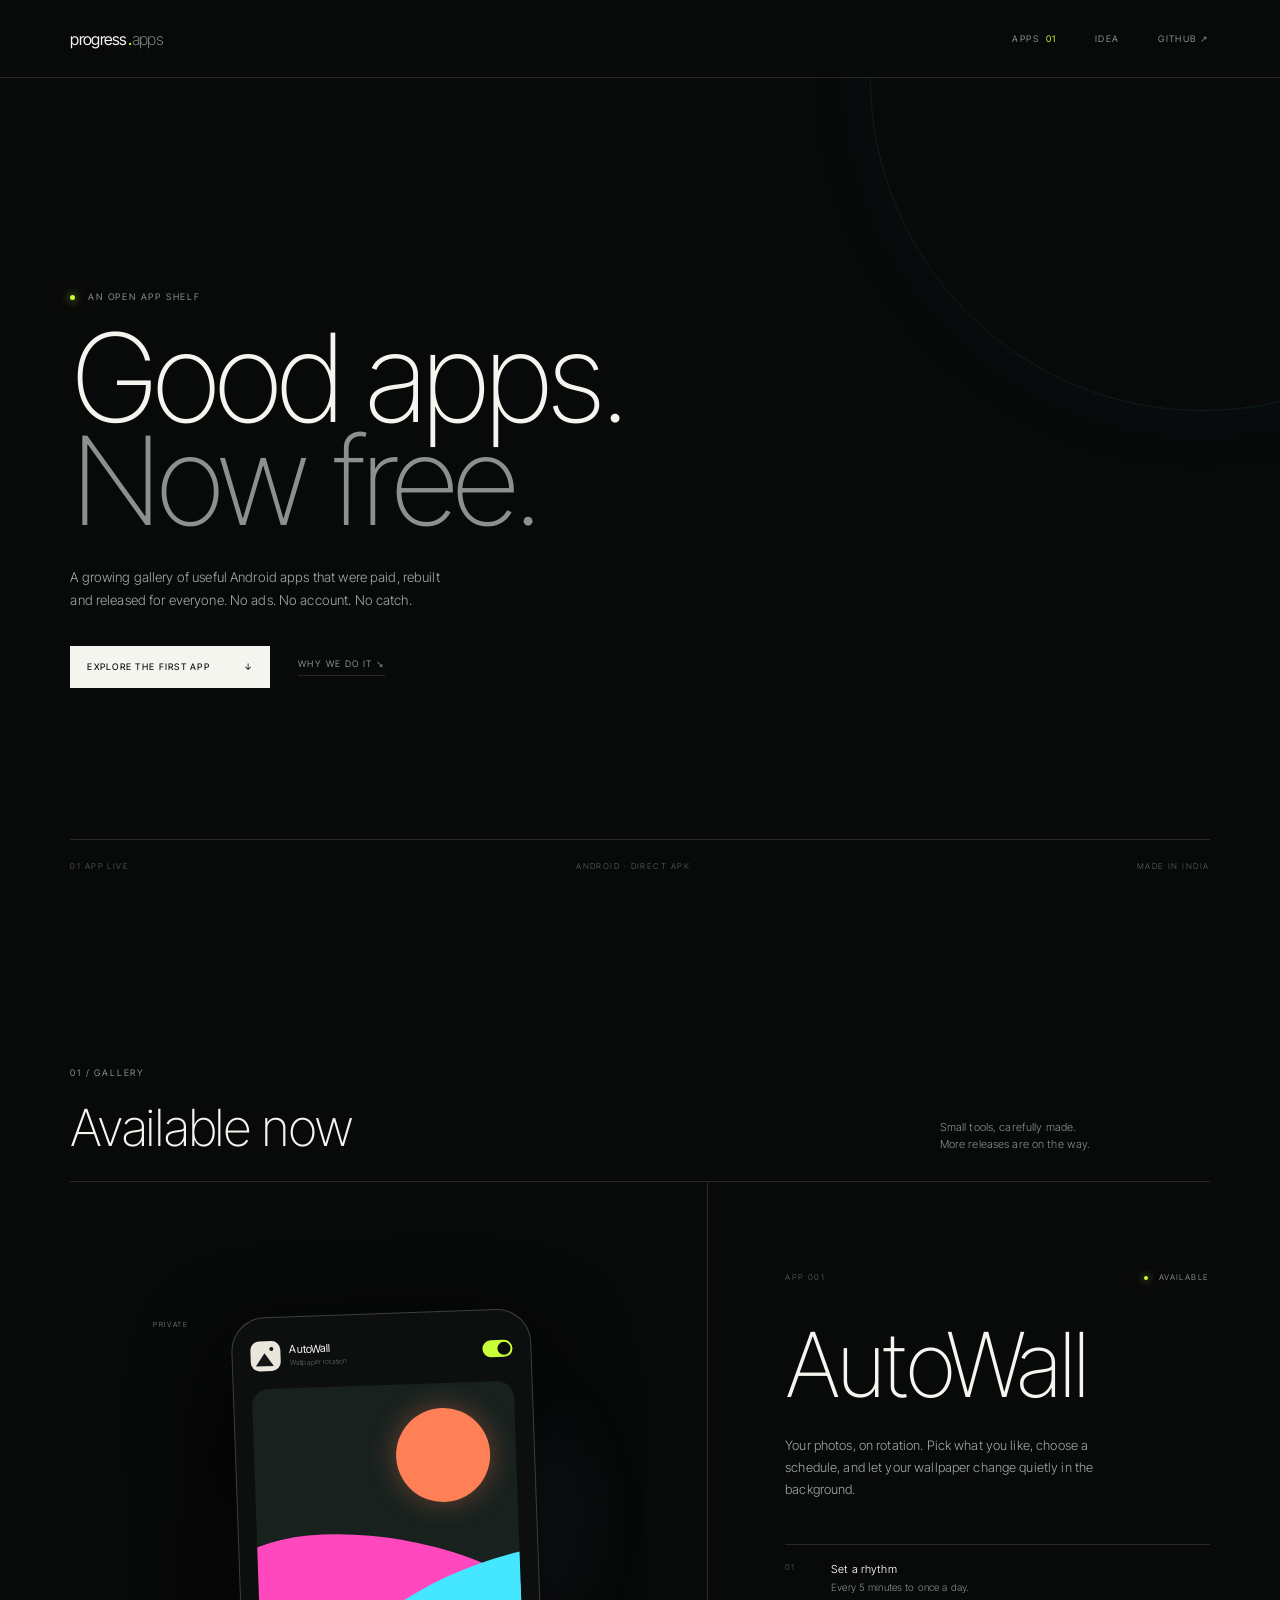
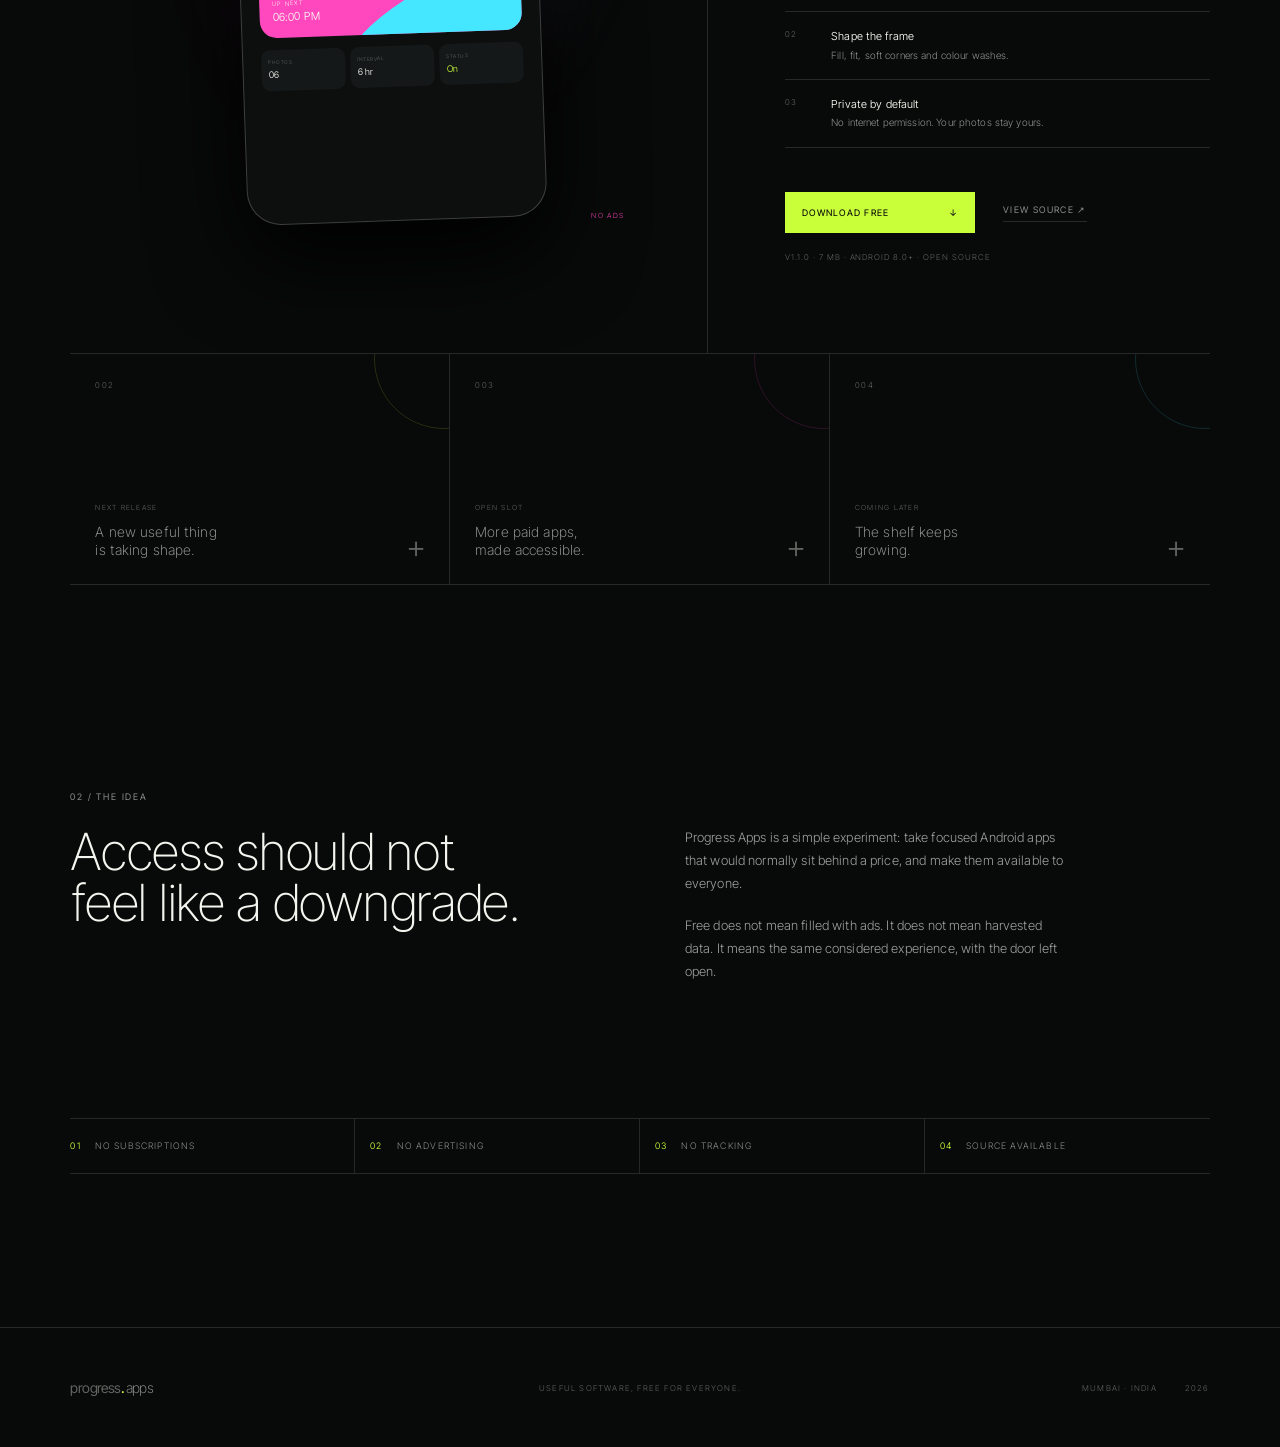
<file: index.html>
<!doctype html>
<html lang="en">
<head>
  <meta charset="utf-8">
  <meta name="viewport" content="width=device-width, initial-scale=1">
  <title>Progress Apps: Paid Android Apps Made Free</title>
  <meta name="description" content="Download useful Android apps free from Progress Apps. Get AutoWall, a private automatic wallpaper changer with no ads, accounts or tracking.">
  <meta name="keywords" content="free Android apps, paid apps free, AutoWall, automatic wallpaper changer, Android wallpaper app, open source Android apps, no ads apps, privacy friendly apps">
  <meta name="author" content="Progress Apps">
  <meta name="creator" content="Progress Apps">
  <meta name="publisher" content="Progress Apps">
  <meta name="application-name" content="Progress Apps">
  <meta name="robots" content="index, follow, max-image-preview:large, max-snippet:-1, max-video-preview:-1">
  <meta name="googlebot" content="index, follow">
  <meta name="referrer" content="strict-origin-when-cross-origin">
  <meta name="theme-color" content="#080909">
  <meta name="color-scheme" content="dark">
  <meta property="og:title" content="Progress Apps: Paid Android Apps Made Free">
  <meta property="og:description" content="Download useful Android apps for free. No ads, no accounts and no tracking. Explore AutoWall for Android 8.0 and newer.">
  <meta property="og:type" content="website">
  <meta property="og:url" content="https://progress-apps-website.vercel.app/">
  <meta property="og:site_name" content="Progress Apps">
  <meta property="og:locale" content="en_IN">
  <meta name="twitter:card" content="summary">
  <meta name="twitter:title" content="Progress Apps: Paid Android Apps Made Free">
  <meta name="twitter:description" content="Useful Android apps released free with no ads, no accounts and no tracking.">
  <link rel="canonical" href="https://progress-apps-website.vercel.app/">
  <link rel="icon" href="assets/favicon.svg" type="image/svg+xml">
  <link rel="preload" href="assets/inter-tight-latin.woff2" as="font" type="font/woff2" crossorigin>
  <link rel="stylesheet" href="styles.css">
  <script type="application/ld+json">
  {
    "@context": "https://schema.org",
    "@graph": [
      {
        "@type": "Organization",
        "@id": "https://progress-apps-website.vercel.app/#organization",
        "name": "Progress Apps",
        "url": "https://progress-apps-website.vercel.app/",
        "description": "A gallery of useful Android apps released free for everyone without ads or tracking.",
        "sameAs": ["https://github.com/owaiskhan-ash"]
      },
      {
        "@type": "WebSite",
        "@id": "https://progress-apps-website.vercel.app/#website",
        "name": "Progress Apps",
        "url": "https://progress-apps-website.vercel.app/",
        "description": "Paid Android apps made free for everyone.",
        "publisher": { "@id": "https://progress-apps-website.vercel.app/#organization" },
        "inLanguage": "en-IN"
      },
      {
        "@type": "SoftwareApplication",
        "name": "AutoWall",
        "alternateName": "Automatic Wallpaper Changer",
        "description": "A private automatic wallpaper changer for Android with scheduled rotation, colour washes and no internet permission.",
        "applicationCategory": "UtilitiesApplication",
        "operatingSystem": "Android 8.0 or newer",
        "softwareVersion": "1.1.0",
        "fileSize": "7 MB",
        "downloadUrl": "https://github.com/owaiskhan-ash/Automatic-wallpaper-changer/releases/latest/download/AutoWall.apk",
        "codeRepository": "https://github.com/owaiskhan-ash/Automatic-wallpaper-changer",
        "offers": {
          "@type": "Offer",
          "price": "0",
          "priceCurrency": "INR",
          "availability": "https://schema.org/InStock"
        },
        "publisher": { "@id": "https://progress-apps-website.vercel.app/#organization" }
      }
    ]
  }
  </script>
</head>
<body>
  <a class="skip" href="#main">Skip to content</a>

  <header class="site-header">
    <a class="wordmark" href="#top" aria-label="Progress Apps, back to top">
      <span class="wordmark-main">progress</span><span class="wordmark-dot">.</span><span class="wordmark-sub">apps</span>
    </a>
    <nav class="nav" aria-label="Main navigation">
      <a href="#apps">Apps <span>01</span></a>
      <a href="#about">Idea</a>
      <a class="nav-github" href="https://github.com/owaiskhan-ash" target="_blank" rel="noreferrer">GitHub ↗</a>
    </nav>
  </header>

  <main id="main">
    <section class="hero" id="top">
      <div class="hero-copy">
        <p class="kicker"><span class="pulse" aria-hidden="true"></span> An open app shelf</p>
        <h1>Good apps.<br><span>Now free.</span></h1>
        <p class="hero-lede">A growing gallery of useful Android apps that were paid, rebuilt and released for everyone. No ads. No account. No catch.</p>
        <div class="hero-actions">
          <a class="button button-primary" href="#apps">Explore the first app <span aria-hidden="true">↓</span></a>
          <a class="text-link" href="#about">Why we do it <span aria-hidden="true">↘</span></a>
        </div>
      </div>

      <div class="hero-footnote">
        <span>01 app live</span>
        <span>Android · Direct APK</span>
        <span>Made in India</span>
      </div>
    </section>

    <section class="apps-section" id="apps" aria-labelledby="apps-title">
      <header class="section-head">
        <div>
          <p class="section-no">01 / Gallery</p>
          <h2 id="apps-title">Available now</h2>
        </div>
        <p>Small tools, carefully made.<br>More releases are on the way.</p>
      </header>

      <article class="featured-app">
        <div class="app-visual" aria-label="AutoWall interface preview">
          <div class="visual-glow"></div>
          <div class="phone-card">
            <div class="phone-header">
              <div class="autowall-icon" aria-hidden="true"><i></i><b></b></div>
              <div><strong>AutoWall</strong><small>Wallpaper rotation</small></div>
              <span class="phone-switch"><i></i></span>
            </div>
            <div class="phone-wallpaper">
              <span class="wall-sun"></span>
              <span class="wall-layer wall-layer-one"></span>
              <span class="wall-layer wall-layer-two"></span>
              <div class="wall-caption"><small>UP NEXT</small><strong>06:00 PM</strong></div>
            </div>
            <div class="phone-stats">
              <span><small>PHOTOS</small><b>06</b></span>
              <span><small>INTERVAL</small><b>6 hr</b></span>
              <span><small>STATUS</small><b>On</b></span>
            </div>
          </div>
          <span class="visual-tag tag-one">PRIVATE</span>
          <span class="visual-tag tag-two">NO ADS</span>
        </div>

        <div class="app-info">
          <div class="app-title-row">
            <span class="app-count">APP 001</span>
            <span class="availability"><i></i> Available</span>
          </div>
          <h3>AutoWall</h3>
          <p class="app-intro">Your photos, on rotation. Pick what you like, choose a schedule, and let your wallpaper change quietly in the background.</p>

          <ul class="feature-list">
            <li><span>01</span><p><b>Set a rhythm</b>Every 5 minutes to once a day.</p></li>
            <li><span>02</span><p><b>Shape the frame</b>Fill, fit, soft corners and colour washes.</p></li>
            <li><span>03</span><p><b>Private by default</b>No internet permission. Your photos stay yours.</p></li>
          </ul>

          <div class="app-actions">
            <a class="button button-accent" href="https://github.com/owaiskhan-ash/Automatic-wallpaper-changer/releases/latest/download/AutoWall.apk">Download free <span aria-hidden="true">↓</span></a>
            <a class="text-link" href="https://github.com/owaiskhan-ash/Automatic-wallpaper-changer" target="_blank" rel="noreferrer">View source <span aria-hidden="true">↗</span></a>
          </div>
          <p class="app-meta">v1.1.0 · 7 MB · Android 8.0+ · Open source</p>
        </div>
      </article>

      <div class="coming-grid" aria-label="Future app slots">
        <article class="coming-card card-lime">
          <span>002</span><div><small>NEXT RELEASE</small><p>A new useful thing<br>is taking shape.</p></div><i>＋</i>
        </article>
        <article class="coming-card card-pink">
          <span>003</span><div><small>OPEN SLOT</small><p>More paid apps,<br>made accessible.</p></div><i>＋</i>
        </article>
        <article class="coming-card card-blue">
          <span>004</span><div><small>COMING LATER</small><p>The shelf keeps<br>growing.</p></div><i>＋</i>
        </article>
      </div>
    </section>

    <section class="manifesto" id="about" aria-labelledby="idea-title">
      <p class="section-no">02 / The idea</p>
      <div class="manifesto-grid">
        <h2 id="idea-title">Access should not<br>feel like a downgrade.</h2>
        <div class="manifesto-copy">
          <p>Progress Apps is a simple experiment: take focused Android apps that would normally sit behind a price, and make them available to everyone.</p>
          <p>Free does not mean filled with ads. It does not mean harvested data. It means the same considered experience, with the door left open.</p>
        </div>
      </div>
      <div class="principles">
        <span><b>01</b>No subscriptions</span>
        <span><b>02</b>No advertising</span>
        <span><b>03</b>No tracking</span>
        <span><b>04</b>Source available</span>
      </div>
    </section>
  </main>

  <footer class="footer">
    <a class="wordmark footer-mark" href="#top"><span class="wordmark-main">progress</span><span class="wordmark-dot">.</span><span class="wordmark-sub">apps</span></a>
    <p>Useful software, free for everyone.</p>
    <div class="footer-right"><span>Mumbai · India</span><span id="year">2026</span></div>
  </footer>

  <script>
    document.getElementById('year').textContent = new Date().getFullYear();
  </script>
</body>
</html>
</file>
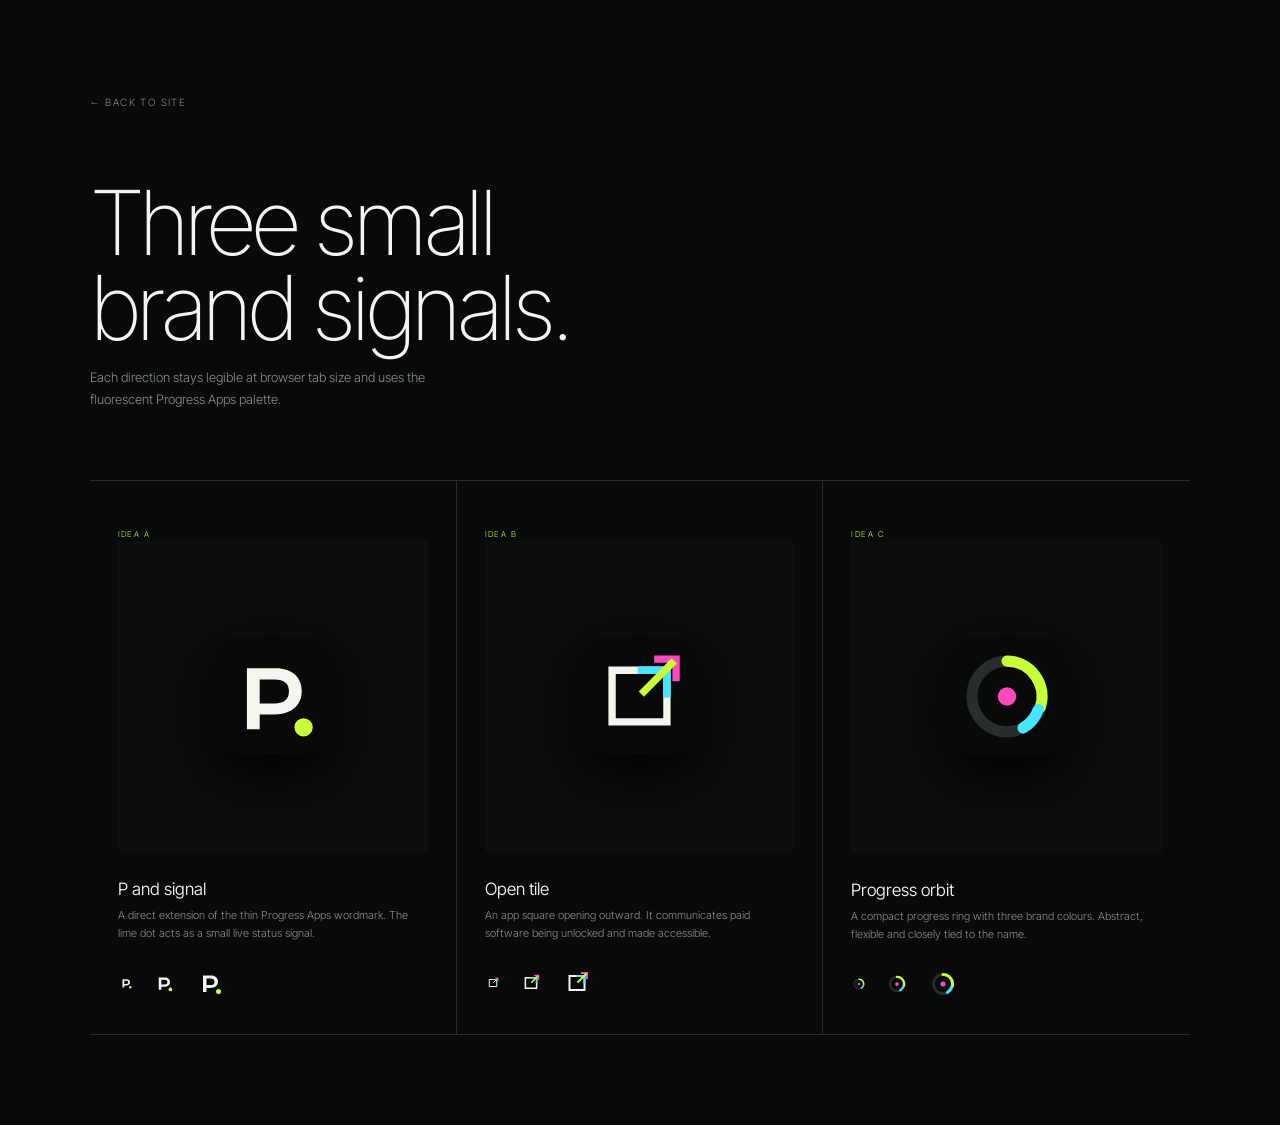
<file: favicon-ideas.html>
<!doctype html>
<html lang="en">
<head>
  <meta charset="utf-8">
  <meta name="viewport" content="width=device-width, initial-scale=1">
  <meta name="robots" content="noindex, nofollow">
  <title>Progress Apps: Favicon ideas</title>
  <link rel="preload" href="assets/inter-tight-latin.woff2" as="font" type="font/woff2" crossorigin>
  <style>
    @font-face{font-family:Inter Tight;src:url(assets/inter-tight-latin.woff2)}
    *{box-sizing:border-box}body{margin:0;background:#080909;color:#f4f5ef;font-family:Inter Tight,Arial,sans-serif;font-weight:300;padding:clamp(28px,7vw,90px)}
    a{color:#8b918d;text-decoration:none;font-size:10px;letter-spacing:.14em;text-transform:uppercase}h1{font-size:clamp(40px,7vw,90px);font-weight:180;letter-spacing:-.06em;margin:70px 0 16px;line-height:.95}header p{color:#8b918d;max-width:46ch;font-size:13px;line-height:1.7}.grid{display:grid;grid-template-columns:repeat(3,1fr);margin-top:70px;border-top:1px solid #292c2a;border-bottom:1px solid #292c2a}.card{padding:40px 28px 34px;border-right:1px solid #292c2a}.card:last-child{border-right:0}.stage{aspect-ratio:1;display:grid;place-items:center;background:#0d0f0f}.stage img{width:38%;height:38%;filter:drop-shadow(0 18px 30px #000)}h2{font-size:17px;font-weight:350;margin:28px 0 8px}.label{color:#c9ff38;font-size:8px;letter-spacing:.18em}.card p{color:#8b918d;font-size:11px;line-height:1.6;margin:0}.sizes{display:flex;align-items:center;gap:18px;margin-top:25px}.sizes img:nth-child(1){width:16px}.sizes img:nth-child(2){width:24px}.sizes img:nth-child(3){width:32px}@media(max-width:700px){.grid{grid-template-columns:1fr}.card{border-right:0;border-bottom:1px solid #292c2a}.card:last-child{border-bottom:0}h1{margin-top:45px}.grid{margin-top:45px}}
  </style>
</head>
<body>
  <a href="index.html">← Back to site</a>
  <header><h1>Three small<br>brand signals.</h1><p>Each direction stays legible at browser tab size and uses the fluorescent Progress Apps palette.</p></header>
  <main class="grid">
    <article class="card"><span class="label">IDEA A</span><div class="stage"><img src="assets/favicon-idea-a.svg" alt="P letter with a lime dot"></div><h2>P and signal</h2><p>A direct extension of the thin Progress Apps wordmark. The lime dot acts as a small live status signal.</p><div class="sizes"><img src="assets/favicon-idea-a.svg" alt=""><img src="assets/favicon-idea-a.svg" alt=""><img src="assets/favicon-idea-a.svg" alt=""></div></article>
    <article class="card"><span class="label">IDEA B</span><div class="stage"><img src="assets/favicon-idea-b.svg" alt="Open app tile with a colourful arrow"></div><h2>Open tile</h2><p>An app square opening outward. It communicates paid software being unlocked and made accessible.</p><div class="sizes"><img src="assets/favicon-idea-b.svg" alt=""><img src="assets/favicon-idea-b.svg" alt=""><img src="assets/favicon-idea-b.svg" alt=""></div></article>
    <article class="card"><span class="label">IDEA C</span><div class="stage"><img src="assets/favicon-idea-c.svg" alt="Multicolour progress orbit"></div><h2>Progress orbit</h2><p>A compact progress ring with three brand colours. Abstract, flexible and closely tied to the name.</p><div class="sizes"><img src="assets/favicon-idea-c.svg" alt=""><img src="assets/favicon-idea-c.svg" alt=""><img src="assets/favicon-idea-c.svg" alt=""></div></article>
  </main>
</body>
</html>
</file>
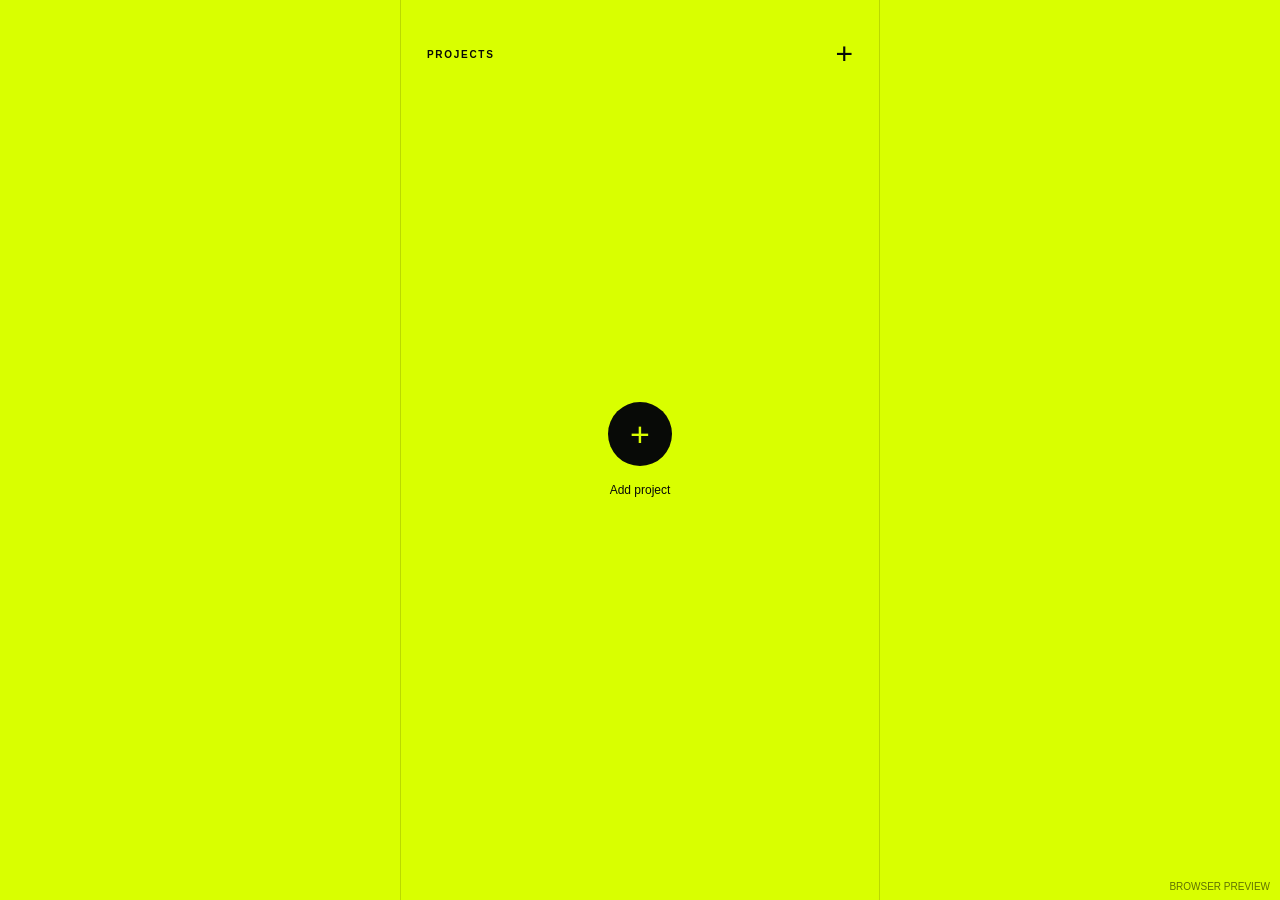
<file: release-signing/preview-v1.2.2.html>
<!doctype html><html lang="en"><head><meta charset="UTF-8"><meta name="viewport" content="width=device-width,initial-scale=1,viewport-fit=cover"><title>Project tracker</title><style>
:root{color-scheme:dark;--lime:#d9ff00;--muted:#858d7e;--panel:#151914}*{box-sizing:border-box}body{margin:0;background:#080a07;color:#f1f3e8;font:14px -apple-system,BlinkMacSystemFont,'Segoe UI',sans-serif}button,input{font:inherit}button{cursor:pointer;border:0}main{width:min(100%,480px);min-height:100dvh;margin:auto;padding:calc(32px + env(safe-area-inset-top,0px)) 26px 40px;position:relative}.nav{display:flex;align-items:center;justify-content:space-between;height:44px}.page-forward{animation:pageForward .2s cubic-bezier(.2,.7,.3,1)}@keyframes pageForward{from{opacity:0;transform:translateY(6px)}to{opacity:1;transform:translateY(0)}}.milestone-fresh{animation:milestoneFresh .32s cubic-bezier(.2,.7,.3,1) both}@keyframes milestoneFresh{from{opacity:0;transform:translateY(6px)}to{opacity:1;transform:translateY(0)}}@media (prefers-reduced-motion:reduce){.page-forward,.milestone-fresh{animation:none}}.nav-title{font-size:14px;font-weight:600;text-overflow:ellipsis;overflow:hidden;white-space:nowrap;text-align:center;flex:1}.back,.top-add{background:none;color:var(--lime);font-size:30px;line-height:1;width:44px;height:44px;padding:0}.back{text-align:left;font-size:38px}.top-add{text-align:right}.eyebrow{font-size:10px;letter-spacing:.17em;color:var(--muted);font-weight:700}.empty{position:absolute;inset:0;display:flex;align-items:center;justify-content:center;flex-direction:column;gap:16px;pointer-events:none}.empty button{pointer-events:auto}.empty-plus{width:64px;height:64px;border-radius:50%;background:var(--panel);color:var(--lime);font-size:34px;font-weight:200}.empty-label{background:none;color:var(--lime);font-size:12px}.create h1,.list-title{font-size:28px;font-weight:400;margin:70px 0 9px;letter-spacing:-.03em}.sub{color:var(--muted);font-size:13px}.field{display:block;margin:32px 0 10px;font-size:10px;font-weight:700;letter-spacing:.12em;color:var(--muted)}input{width:100%;height:58px;border:1px solid transparent;border-radius:10px;background:var(--panel);padding:0 16px;color:#f1f3e8;outline:none}input:focus{border-color:var(--lime)}input::placeholder{color:#6f796b}.primary{height:54px;width:100%;border-radius:10px;background:var(--lime);color:#080a07;font-weight:700;margin-top:18px}.primary:active{transform:scale(.99)}.project-head{margin-top:54px;text-align:center}.ring-wrap{width:250px;height:250px;position:relative;margin:20px auto 0}.ring-wrap svg{width:100%;height:100%;transform:rotate(-90deg);overflow:visible}.track,.arc{fill:none;stroke-width:5}.track{stroke:#283023}.arc{stroke:var(--lime);stroke-linecap:round}.ring-dot{fill:var(--lime);stroke:#080a07;stroke-width:4}.percentage{position:absolute;inset:0;display:grid;place-items:center;font-size:48px;font-weight:300;letter-spacing:-.04em}.ring-add{position:absolute;right:38px;top:38px;height:30px;width:30px;border-radius:50%;background:var(--lime);color:#080a07;font-size:20px;font-weight:300;line-height:30px;padding:0}.hint{text-align:center;color:var(--muted);font-size:12px;margin:20px 0 50px}.milestone{display:flex;align-items:center;gap:14px;padding:16px 0;border-bottom:1px solid #252b21}.dot{color:var(--lime);font-size:10px}.milestone-note{flex:1}.amount{color:var(--lime);font-weight:600;font-size:13px}.list-title{margin:36px 0 8px}.project-item{display:flex;align-items:center;padding:20px 16px;background:var(--panel);border-radius:10px;margin-top:9px;cursor:pointer}.project-item span:first-child{flex:1;font-size:16px}.project-item span:last-child{color:var(--lime);font-weight:700}.modal-bg{position:fixed;inset:0;background:#0008;z-index:5;animation:fadeIn .2s ease}@keyframes fadeIn{from{opacity:0}to{opacity:1}}.modal{position:fixed;width:min(calc(100vw - 32px),320px);transform-origin:top right;background:#151914;padding:25px 22px 22px;border-radius:18px;animation:pop .42s cubic-bezier(.34,1.56,.64,1)}@keyframes pop{from{opacity:0;transform:scale(.8)}to{opacity:1;transform:scale(1)}}.modal h2{font-size:21px;margin:0 0 7px}.modal .field{margin-top:23px}.modal input{background:#242a20}.error{color:#ff9a84;font-size:12px;margin-top:10px}.modal-actions{display:flex;gap:10px}.cancel{background:none;color:var(--muted);padding:0 15px;margin-top:18px}.preview-label{position:fixed;bottom:8px;right:10px;color:#535d4d;font-size:10px;pointer-events:none}@media(min-width:600px){main{border-left:1px solid #161c13;border-right:1px solid #161c13}}
body.light{background:#d9ff00;color:#080a07}body.light main{border-color:#bada00}body.light .eyebrow,body.light .top-add,body.light .back,body.light .empty-label{color:#080a07}body.light .empty-plus{background:#080a07;color:#d9ff00}body.light .sub{color:#434b19}body.light .field{color:#080a07}body.light input{background:#e8ff72;color:#080a07}body.light input::placeholder{color:#606d27}body.light input:focus{border-color:#080a07}body.light .primary{background:#080a07;color:#d9ff00}body.light .project-item{background:#080a07;color:#f1f3e8}body.light .preview-label{color:#607200}

.modal{width:min(calc(100vw - 32px),280px);background:#d9ff00;color:#080a07;border:2px solid #080a07;border-radius:14px;padding:18px;box-shadow:0 0 24px #d9ff00cc,0 12px 35px #0007}.modal h2{font-size:18px;margin-bottom:5px}.modal .sub{color:#434b19;font-size:12px}.modal .field{margin:16px 0 8px;color:#080a07}.modal input{height:46px;background:#e8ff72;color:#080a07;border-radius:8px}.modal input::placeholder{color:#606d27}.modal input:focus{border-color:#080a07}.modal-actions{justify-content:flex-end;align-items:center;margin-top:16px}.modal-actions .primary{width:86px;height:38px;margin:0;background:#080a07;color:#d9ff00;border-radius:8px;font-size:12px}.modal-actions .cancel{margin:0;padding:0 10px;height:38px;color:#434b19;font-size:12px}
input[type=number]::-webkit-inner-spin-button,input[type=number]::-webkit-outer-spin-button{-webkit-appearance:none;margin:0}input[type=number]{appearance:textfield;-moz-appearance:textfield}
</style></head><body><main id="app"></main><div class="preview-label">BROWSER PREVIEW</div><script>
let projects=JSON.parse(localStorage.getItem('papertrailMinimal')||'[]');const app=document.querySelector('#app');function save(){localStorage.setItem('papertrailMinimal',JSON.stringify(projects))}function esc(s){const e=document.createElement('div');e.textContent=s||'';return e.innerHTML}function animatePage(){app.classList.remove('page-forward');void app.offsetWidth;app.classList.add('page-forward')}let freshMilestone=null;function home(){document.body.classList.add('light');app.innerHTML=`<div class="nav"><span class="eyebrow">PROJECTS</span><button class="top-add" aria-label="Add project" onclick="create()">+</button></div>${projects.length?`<h1 class="list-title">Your projects</h1><div class="sub">Select a project to see your progress.</div><div style="margin-top:25px">${projects.map((p,i)=>`<div class="project-item" onclick="project(${i})"><span>${esc(p.title)}</span><span>${p.progress}% &nbsp; ↗</span></div>`).join('')}</div>`:`<div class="empty"><button class="empty-plus" aria-label="Add project" onclick="create()">+</button><button class="empty-label" onclick="create()">Add project</button></div>`}`}
function create(){document.body.classList.add('light');animatePage();app.innerHTML=`<div class="nav"><button class="back" aria-label="Back" onclick="home()">‹</button></div><section class="create"><h1>Add project title</h1><div class="sub">Give your project a name.</div><label class="field" for="title">PROJECT TITLE</label><input id="title" placeholder="Project title" maxlength="100"><button class="primary" onclick="createProject()">Create project</button></section>`;document.querySelector('#title').addEventListener('keydown',e=>{if(e.key==='Enter')createProject()})}function createProject(){let input=document.querySelector('#title'),title=input.value.trim();if(!title){input.focus();return}projects.push({title,progress:0,entries:[]});save();project(projects.length-1)}function project(i){const samePage=!document.body.classList.contains('light')&&app.querySelector('.ring-wrap');if(!samePage)animatePage();document.body.classList.remove('light');let p=projects[i],r=102,c=2*Math.PI*r;app.innerHTML=`<div class="nav"><button class="back" aria-label="All projects" onclick="home()">‹</button><span class="nav-title">${esc(p.title)}</span><button class="top-add" aria-label="Add project" onclick="create()">+</button></div><div class="project-head eyebrow">PROJECT PROGRESS</div><div class="ring-wrap"><svg viewBox="0 0 250 250" aria-hidden="true"><circle class="track" cx="125" cy="125" r="${r}"/><circle class="arc" cx="125" cy="125" r="${r}" stroke-dasharray="${c}" stroke-dashoffset="${c*(1-p.progress/100)}"/>${p.entries.map(e=>{let a=e.at*2*Math.PI/100;return `<circle class="ring-dot" cx="${125+r*Math.cos(a)}" cy="${125+r*Math.sin(a)}" r="5"/>`}).join('')}</svg><div class="percentage">${p.progress}%</div><button class="ring-add" aria-label="Add milestone" onclick="modal(${i})">+</button></div><div class="hint">Add a milestone to update your progress</div>${p.entries.length?`<div class="eyebrow">MILESTONES</div>${[...p.entries].reverse().map((e,idx)=>`<div class="milestone${freshMilestone&&idx===0?' milestone-fresh':''}"><span class="dot">●</span><span class="milestone-note">${esc(e.note)}</span><span class="amount">+${e.amount}%</span></div>`).join('')}`:''}`}
function modal(i){const overlay=document.createElement('div');overlay.className='modal-bg';overlay.innerHTML=`<div class="modal" role="dialog" aria-modal="true"><h2>Add milestone</h2><label class="field" for="amount">% TO ADD</label><input id="amount" type="number" min="1" max="100" step="1" placeholder="e.g. 10"><label class="field" for="note">MILESTONE NOTE</label><input id="note" placeholder="What did you accomplish?"><div id="error" class="error"></div><div class="modal-actions"><button class="cancel">Cancel</button><button class="primary" id="save">Save</button></div></div>`;document.body.append(overlay);const anchor=document.querySelector('.ring-add').getBoundingClientRect(),box=overlay.querySelector('.modal');const width=Math.min(280,window.innerWidth-32);box.style.left=Math.max(16,Math.min(window.innerWidth-width-16,anchor.right-width))+'px';box.style.top=Math.max(16,Math.min(anchor.bottom+8,window.innerHeight-box.offsetHeight-16))+'px';overlay.onclick=e=>{if(e.target===overlay||e.target.classList.contains('cancel'))overlay.remove()};overlay.querySelector('#save').onclick=()=>{let value=overlay.querySelector('#amount').value,amount=Number(value),note=overlay.querySelector('#note').value.trim(),p=projects[i],error=overlay.querySelector('#error');if(!Number.isInteger(amount)||amount<=0||amount>100-p.progress){error.textContent=p.progress===100?'Project is already complete.':`Enter a whole number from 1 to ${100-p.progress}.`;return}if(!note){error.textContent='Enter a milestone note.';return}p.progress+=amount;p.entries.push({amount,note,at:p.progress});save();overlay.remove();freshMilestone=true;project(i);freshMilestone=null};overlay.querySelector('#amount').focus()}home();</script></body></html>
</file>
<file: styles.css>
@font-face {
  font-family: "Inter Tight";
  font-style: normal;
  font-weight: 100 900;
  font-display: swap;
  src: url("assets/inter-tight-latin.woff2") format("woff2");
}

:root {
  --bg: #080909;
  --panel: #0d0f0f;
  --panel-2: #131515;
  --text: #f4f5ef;
  --muted: #8b918d;
  --faint: #5f6561;
  --line: rgba(244, 245, 239, .13);
  --lime: #c9ff38;
  --cyan: #44e7ff;
  --pink: #ff48bd;
  --orange: #ff8057;
  --pad: clamp(22px, 5.5vw, 84px);
  --max: 1540px;
  --ease: cubic-bezier(.2, .8, .2, 1);
}

*, *::before, *::after { box-sizing: border-box; }
html { scroll-behavior: smooth; color-scheme: dark; }
body {
  margin: 0;
  background: var(--bg);
  color: var(--text);
  font-family: "Inter Tight", Arial, sans-serif;
  font-size: 13px;
  font-weight: 300;
  line-height: 1.55;
  letter-spacing: .01em;
  -webkit-font-smoothing: antialiased;
  overflow-x: hidden;
}
a { color: inherit; }
a:focus-visible { outline: 1px solid var(--lime); outline-offset: 5px; }
::selection { color: #080909; background: var(--lime); }
.skip { position: absolute; left: -9999px; }
.skip:focus { left: 20px; top: 16px; z-index: 20; background: var(--lime); color: #000; padding: 8px 12px; }

.site-header, main, .footer { width: min(100%, var(--max)); margin-inline: auto; }
.site-header {
  height: 78px;
  padding-inline: var(--pad);
  display: flex;
  align-items: center;
  justify-content: space-between;
  border-bottom: 1px solid var(--line);
}
.wordmark { display: inline-flex; align-items: baseline; text-decoration: none; font-size: 16px; line-height: 1; letter-spacing: -.045em; }
.wordmark-main { font-weight: 400; }
.wordmark-dot { color: var(--lime); font-weight: 500; margin: 0 1px; }
.wordmark-sub { color: var(--muted); font-weight: 250; }
.nav { display: flex; align-items: center; gap: clamp(18px, 3vw, 42px); }
.nav a { color: var(--muted); text-decoration: none; text-transform: uppercase; font-size: 9px; font-weight: 400; letter-spacing: .16em; transition: color .2s ease; }
.nav a:hover { color: var(--text); }
.nav a span { color: var(--lime); margin-left: 3px; }

.hero { min-height: calc(100svh - 78px); padding: clamp(70px, 13vh, 150px) var(--pad) 28px; position: relative; display: grid; grid-template-rows: 1fr auto; overflow: hidden; }
.hero::before { content: ""; position: absolute; width: 52vw; height: 52vw; right: -20vw; top: -26vw; border: 1px solid rgba(68,231,255,.09); border-radius: 50%; box-shadow: 0 0 100px rgba(68,231,255,.03); }
.hero-copy { align-self: center; position: relative; z-index: 2; width: min(100%, 980px); padding-bottom: 56px; }
.kicker, .section-no { margin: 0 0 22px; color: var(--muted); font-size: 9px; font-weight: 400; letter-spacing: .2em; text-transform: uppercase; }
.pulse { width: 5px; height: 5px; display: inline-block; border-radius: 50%; background: var(--lime); margin-right: 9px; box-shadow: 0 0 10px var(--lime); }
h1 { font-size: clamp(58px, 9.6vw, 148px); font-weight: 180; letter-spacing: -.065em; line-height: .84; margin: 0; }
h1 span { color: var(--muted); }
.hero-lede { max-width: 48ch; margin: 34px 0 0; color: #a6aca8; font-size: clamp(13px, 1.05vw, 15px); line-height: 1.7; }
.hero-actions, .app-actions { display: flex; align-items: center; flex-wrap: wrap; gap: 18px 28px; margin-top: 34px; }
.button { display: inline-flex; align-items: center; justify-content: space-between; gap: 34px; min-width: 190px; padding: 13px 16px; border: 1px solid var(--line); text-decoration: none; text-transform: uppercase; font-size: 9px; font-weight: 450; letter-spacing: .14em; transition: color .2s ease, background .2s ease, border-color .2s ease, transform .2s ease; }
.button:hover { transform: translateY(-2px); }
.button-primary { background: var(--text); color: #090a0a; border-color: var(--text); }
.button-primary:hover { background: var(--lime); border-color: var(--lime); }
.text-link { text-transform: uppercase; text-decoration: none; color: var(--muted); font-size: 9px; font-weight: 400; letter-spacing: .15em; border-bottom: 1px solid var(--line); padding-bottom: 4px; }
.text-link:hover { color: var(--text); border-color: var(--text); }

.hero-footnote { grid-column: 1/-1; display: flex; justify-content: space-between; gap: 20px; padding-top: 20px; border-top: 1px solid var(--line); color: var(--faint); font-size: 8px; letter-spacing: .18em; text-transform: uppercase; }

.apps-section { padding: clamp(90px, 13vw, 190px) var(--pad) 0; }
.section-head { display: grid; grid-template-columns: 1fr 1fr; gap: 40px; align-items: end; padding-bottom: 27px; border-bottom: 1px solid var(--line); }
.section-head h2, .manifesto h2 { font-size: clamp(31px, 4vw, 62px); font-weight: 200; line-height: 1; letter-spacing: -.045em; margin: 0; }
.section-head p:last-child { color: var(--muted); margin: 0; justify-self: end; width: min(100%, 270px); font-size: 11px; }
.featured-app { display: grid; grid-template-columns: 1.12fr .88fr; border-bottom: 1px solid var(--line); }
.app-visual { min-height: 720px; border-right: 1px solid var(--line); position: relative; display: grid; place-items: center; overflow: hidden; }
.visual-glow { position: absolute; inset: 16%; background: radial-gradient(circle, rgba(255,72,189,.22), transparent 52%), radial-gradient(circle at 60% 40%, rgba(68,231,255,.2), transparent 42%); filter: blur(35px); }
.phone-card { width: min(50%, 300px); aspect-ratio: .59; background: #0d0f0f; border: 1px solid rgba(255,255,255,.2); border-radius: 34px; padding: 23px 18px; position: relative; z-index: 2; box-shadow: 0 35px 90px #000; transform: rotate(-2deg); }
.phone-header { display: flex; align-items: center; gap: 9px; }
.phone-header strong, .phone-header small { display: block; }
.phone-header strong { font-size: 11px; font-weight: 400; }
.phone-header small { color: var(--faint); font-size: 7px; }
.autowall-icon { width: 30px; height: 30px; border-radius: 9px; background: #e9e6dc; position: relative; overflow: hidden; }
.autowall-icon i { position: absolute; left: 5px; bottom: 5px; border-left: 9px solid transparent; border-right: 9px solid transparent; border-bottom: 13px solid #141616; }
.autowall-icon b { position: absolute; width: 4px; height: 4px; top: 6px; right: 7px; background: #141616; border-radius: 50%; }
.phone-switch { margin-left: auto; width: 30px; height: 17px; padding: 2px; border-radius: 20px; background: var(--lime); }
.phone-switch i { width: 13px; height: 13px; display: block; margin-left: auto; border-radius: 50%; background: #0b0c0c; }
.phone-wallpaper { height: 54%; margin-top: 18px; border-radius: 17px; background: #18211e; overflow: hidden; position: relative; }
.wall-sun { width: 36%; aspect-ratio: 1; border-radius: 50%; background: var(--orange); position: absolute; right: 10%; top: 10%; box-shadow: 0 0 28px rgba(255,128,87,.35); }
.wall-layer { position: absolute; width: 130%; height: 58%; bottom: -20%; left: -15%; border-radius: 50% 50% 0 0; transform: rotate(12deg); }
.wall-layer-one { background: var(--pink); }
.wall-layer-two { background: var(--cyan); left: 27%; bottom: -30%; transform: rotate(-18deg); }
.wall-caption { position: absolute; left: 13px; bottom: 12px; z-index: 2; }
.wall-caption small, .wall-caption strong { display: block; }
.wall-caption small { font-size: 6px; letter-spacing: .17em; }
.wall-caption strong { font-size: 11px; font-weight: 350; }
.phone-stats { display: grid; grid-template-columns: repeat(3,1fr); gap: 5px; margin-top: 12px; }
.phone-stats span { background: #151818; padding: 9px 7px; border-radius: 9px; }
.phone-stats small, .phone-stats b { display: block; }
.phone-stats small { font-size: 5px; letter-spacing: .1em; color: var(--faint); }
.phone-stats b { font-size: 9px; margin-top: 2px; font-weight: 350; }
.phone-stats span:last-child b { color: var(--lime); }
.visual-tag { position: absolute; font-size: 7px; letter-spacing: .2em; color: var(--muted); }
.tag-one { top: 18%; left: 13%; }
.tag-two { bottom: 17%; right: 13%; color: var(--pink); }
.app-info { padding: clamp(52px, 7vw, 105px) 0 clamp(52px, 7vw, 105px) clamp(32px, 6vw, 92px); align-self: center; }
.app-title-row { display: flex; justify-content: space-between; align-items: center; }
.app-count, .availability { font-size: 8px; text-transform: uppercase; letter-spacing: .18em; color: var(--faint); }
.availability { color: #a0a6a2; }
.availability i { display: inline-block; width: 4px; height: 4px; border-radius: 50%; background: var(--lime); margin-right: 7px; box-shadow: 0 0 8px var(--lime); }
.app-info h3 { font-size: clamp(46px, 7vw, 96px); line-height: .95; font-weight: 180; letter-spacing: -.06em; margin: 38px 0 27px; }
.app-intro { color: #a4aaa6; max-width: 43ch; font-size: 13px; line-height: 1.7; }
.feature-list { list-style: none; padding: 0; margin: 44px 0; border-top: 1px solid var(--line); }
.feature-list li { display: grid; grid-template-columns: 34px 1fr; gap: 12px; border-bottom: 1px solid var(--line); padding: 16px 0; }
.feature-list li > span { color: var(--faint); font-size: 8px; letter-spacing: .12em; }
.feature-list p { margin: 0; color: var(--muted); font-size: 10px; }
.feature-list b { display: block; color: var(--text); font-size: 11px; font-weight: 350; margin-bottom: 2px; }
.button-accent { background: var(--lime); color: #0b0c0c; border-color: var(--lime); }
.button-accent:hover { background: var(--cyan); border-color: var(--cyan); }
.app-meta { margin: 18px 0 0; color: var(--faint); font-size: 8px; letter-spacing: .12em; text-transform: uppercase; }
.coming-grid { display: grid; grid-template-columns: repeat(3,1fr); border-bottom: 1px solid var(--line); }
.coming-card { min-height: 230px; padding: 25px; display: flex; flex-direction: column; justify-content: space-between; border-right: 1px solid var(--line); position: relative; overflow: hidden; }
.coming-card:last-child { border-right: 0; }
.coming-card > span { color: var(--faint); font-size: 8px; letter-spacing: .18em; }
.coming-card small { color: var(--faint); font-size: 7px; letter-spacing: .18em; }
.coming-card p { margin: 8px 0 0; color: #949a96; font-size: 14px; font-weight: 250; line-height: 1.3; }
.coming-card i { position: absolute; right: 19px; bottom: 15px; font-style: normal; font-size: 28px; font-weight: 150; color: var(--faint); }
.coming-card::after { content: ""; width: 140px; height: 140px; border: 1px solid; border-radius: 50%; position: absolute; right: -65px; top: -65px; opacity: .15; }
.card-lime::after { color: var(--lime); } .card-pink::after { color: var(--pink); } .card-blue::after { color: var(--cyan); }

.manifesto { padding: clamp(110px, 16vw, 230px) var(--pad) clamp(90px, 12vw, 170px); }
.manifesto-grid { display: grid; grid-template-columns: 1fr 1fr; gap: 7vw; }
.manifesto-copy { color: #9ca29e; max-width: 48ch; font-size: 13px; line-height: 1.75; }
.manifesto-copy p { margin: 0 0 20px; }
.principles { margin-top: clamp(65px, 9vw, 130px); display: grid; grid-template-columns: repeat(4,1fr); border-top: 1px solid var(--line); border-bottom: 1px solid var(--line); }
.principles span { padding: 20px 10px 20px 0; border-right: 1px solid var(--line); color: var(--muted); font-size: 9px; text-transform: uppercase; letter-spacing: .13em; }
.principles span:last-child { border-right: 0; padding-left: 15px; }
.principles span + span { padding-left: 15px; }
.principles b { color: var(--lime); font-weight: 350; margin-right: 14px; }
.footer { min-height: 120px; padding: 30px var(--pad); border-top: 1px solid var(--line); display: grid; grid-template-columns: 1fr 1fr 1fr; align-items: center; color: var(--faint); font-size: 8px; letter-spacing: .15em; text-transform: uppercase; }
.footer p { margin: 0; text-align: center; }
.footer-right { display: flex; gap: 28px; justify-content: flex-end; }
.footer-mark { text-transform: none; letter-spacing: -.045em; font-size: 14px; }

@media (prefers-reduced-motion: reduce) { html { scroll-behavior: auto; } *,*::before,*::after { animation-duration: .001ms !important; transition-duration: .001ms !important; } }

@media (max-width: 900px) {
  .featured-app { grid-template-columns: 1fr 1fr; }
  .app-visual { min-height: 600px; }
  .phone-card { width: 62%; }
}

@media (max-width: 680px) {
  :root { --pad: 20px; }
  body { font-size: 12px; }
  .site-header { height: 64px; }
  .nav { gap: 18px; }
  .nav a:nth-child(2), .nav-github { display: none; }
  .hero { min-height: calc(100svh - 64px); padding-top: 64px; grid-template-rows: 1fr auto; }
  h1 { font-size: clamp(55px, 18vw, 78px); }
  .hero-lede { margin-top: 24px; font-size: 12px; max-width: 37ch; }
  .hero-actions { margin-top: 27px; }
  .hero-footnote span:nth-child(2) { display: none; }
  .section-head { grid-template-columns: 1fr; gap: 16px; }
  .section-head p:last-child { justify-self: start; }
  .featured-app { grid-template-columns: 1fr; }
  .app-visual { min-height: 520px; border-right: 0; border-bottom: 1px solid var(--line); }
  .phone-card { width: 58%; max-width: 245px; }
  .app-info { padding: 54px 0 70px; }
  .app-info h3 { font-size: 64px; margin-top: 28px; }
  .coming-grid { grid-template-columns: 1fr; }
  .coming-card { min-height: 160px; border-right: 0; border-bottom: 1px solid var(--line); }
  .coming-card:last-child { border-bottom: 0; }
  .manifesto-grid { grid-template-columns: 1fr; gap: 35px; }
  .manifesto h2 { font-size: 39px; }
  .principles { grid-template-columns: 1fr 1fr; }
  .principles span:nth-child(2) { border-right: 0; }
  .principles span:nth-child(-n+2) { border-bottom: 1px solid var(--line); }
  .footer { min-height: 150px; grid-template-columns: 1fr 1fr; gap: 25px; }
  .footer p { display: none; }
}

@media (max-width: 390px) {
  .phone-card { width: 68%; }
  .button { min-width: 175px; }
}
</file>
